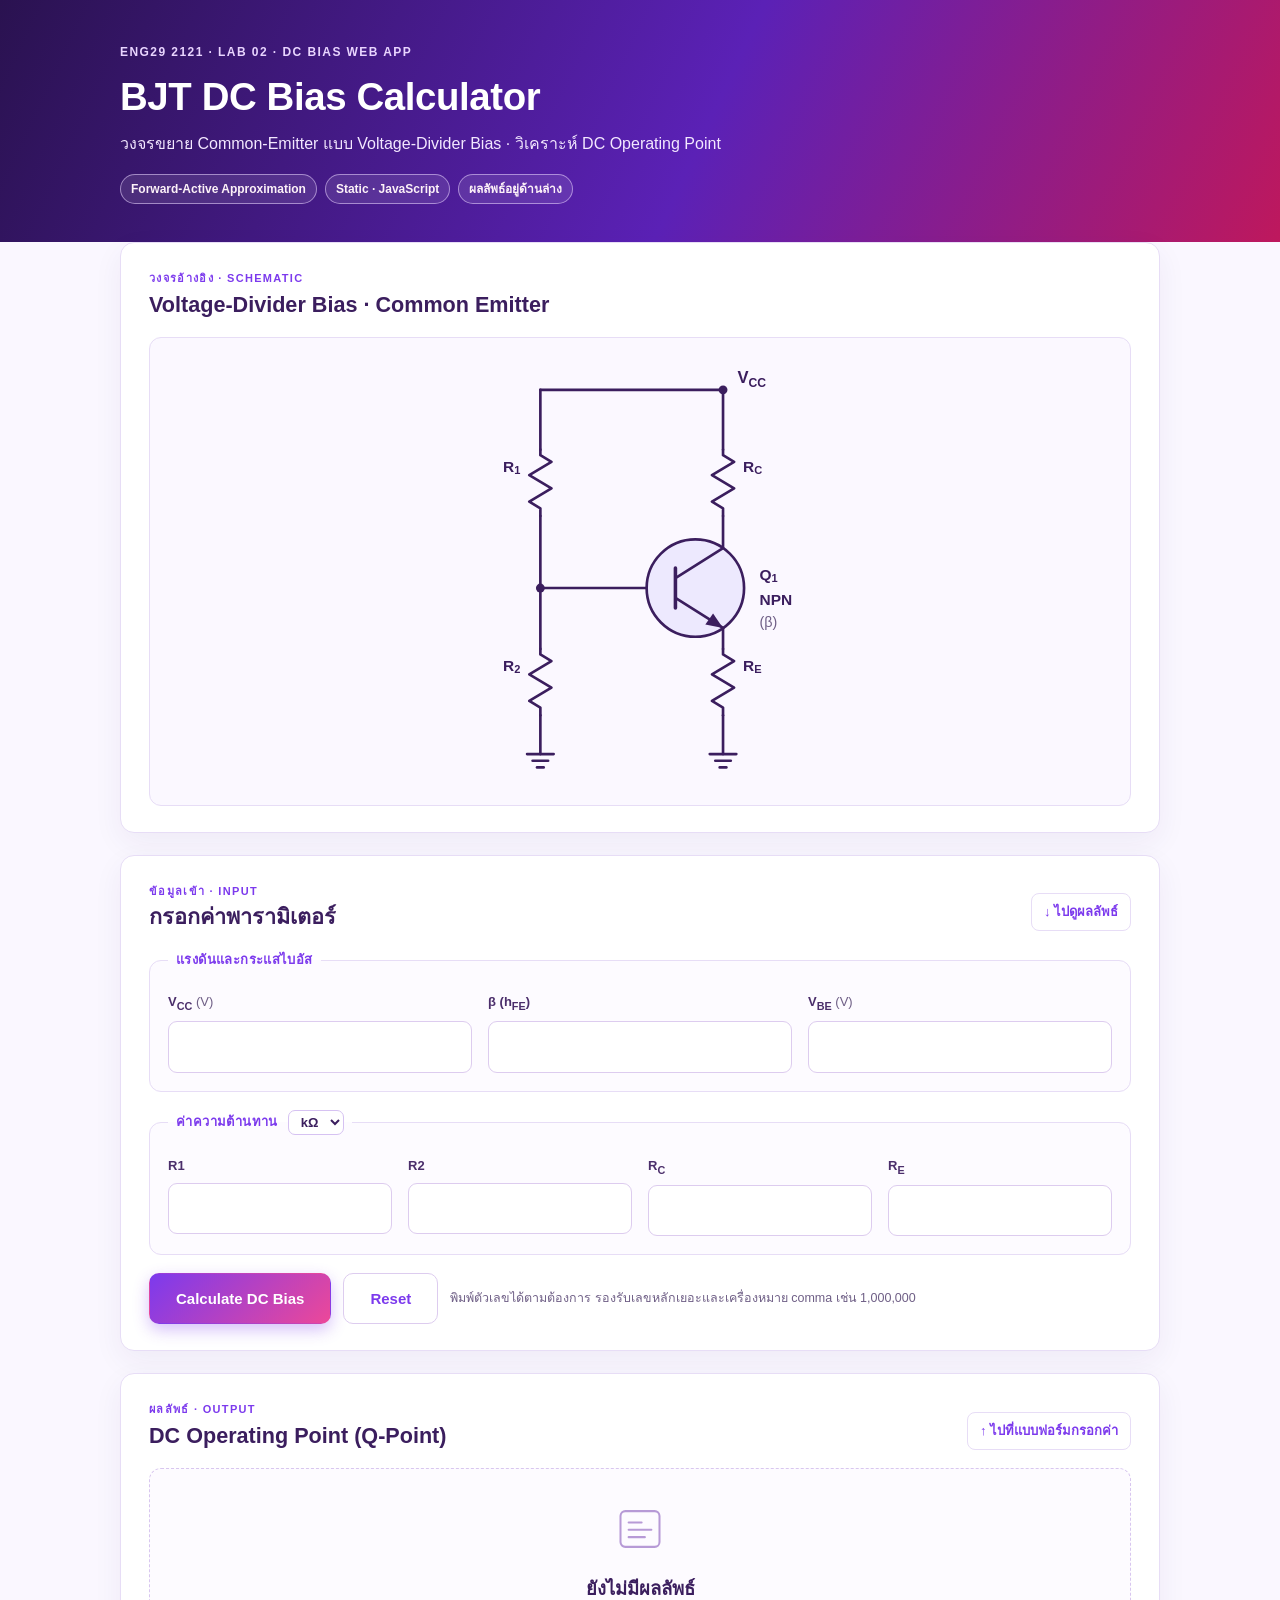
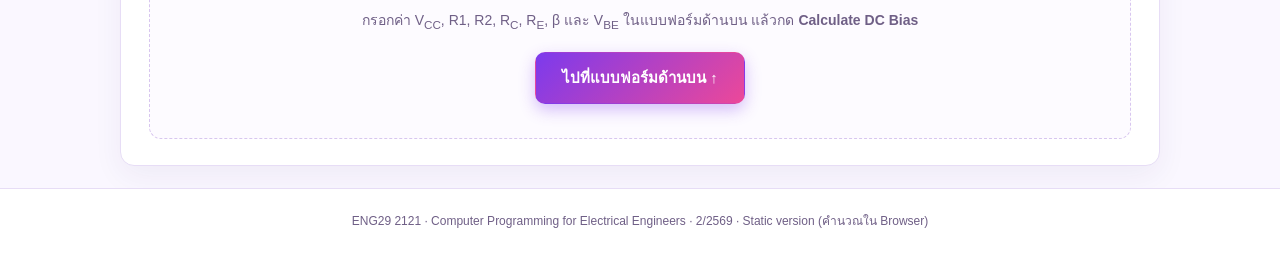
<file: index.html>
<!DOCTYPE html>
<html lang="th">
<head>
    <meta charset="UTF-8">
    <meta name="viewport" content="width=device-width, initial-scale=1.0">
    <meta name="description" content="BJT Common-Emitter Voltage-Divider DC Bias Calculator — static version, works without a server">
    <title>BJT DC Bias Calculator | ENG29 2121</title>
    <link rel="stylesheet" href="static/style.css">
</head>
<body>
    <header class="hero">
        <div class="wrap">
            <p class="eyebrow">ENG29 2121 · LAB 02 · DC BIAS WEB APP</p>
            <h1>BJT DC Bias Calculator</h1>
            <p class="subtitle">วงจรขยาย Common-Emitter แบบ Voltage-Divider Bias · วิเคราะห์ DC Operating Point</p>
            <div class="tags">
                <span>Forward-Active Approximation</span>
                <span>Static · JavaScript</span>
                <span>ผลลัพธ์อยู่ด้านล่าง</span>
            </div>
        </div>
    </header>

    <main class="wrap">
        <!-- CIRCUIT -->
        <section class="panel">
            <div class="panel-head">
                <div>
                    <p class="kicker">วงจรอ้างอิง · SCHEMATIC</p>
                    <h2>Voltage-Divider Bias · Common Emitter</h2>
                </div>
            </div>
            <div class="svg-wrap">
                <svg viewBox="0 0 560 400" role="img" aria-labelledby="c-title c-desc" xmlns="http://www.w3.org/2000/svg">
                    <title id="c-title">Voltage-divider biased NPN common-emitter circuit</title>
                    <desc id="c-desc">R1 from VCC to base, R2 from base to ground, RC from VCC to collector, RE from emitter to ground, NPN transistor drawn as a circle with base, collector and emitter labelled.</desc>

                    <g fill="none" stroke="#3b1e5e" stroke-width="2.4" stroke-linecap="round" stroke-linejoin="round">
                        <path d="M190 36 H355"/>
                        <path d="M190 36 V90"/>
                        <path d="M355 36 V90"/>
                        <path d="M190 150 V270"/>
                        <path d="M190 330 V365"/>
                        <path d="M355 150 V179"/>
                        <path d="M355 251 V270"/>
                        <path d="M355 330 V365"/>
                        <path d="M190 215 H312"/>
                    </g>

                    <g fill="none" stroke="#3b1e5e" stroke-width="2.4" stroke-linecap="round" stroke-linejoin="round">
                        <path d="M190 90 V95 L200 101 L180 113 L200 125 L180 137 L190 143 V150"/>
                        <path d="M190 270 V275 L200 281 L180 293 L200 305 L180 317 L190 323 V330"/>
                        <path d="M355 90 V95 L365 101 L345 113 L365 125 L345 137 L355 143 V150"/>
                        <path d="M355 270 V275 L365 281 L345 293 L365 305 L345 317 L355 323 V330"/>
                    </g>

                    <circle cx="330" cy="215" r="44" fill="#ede9fe" stroke="#3b1e5e" stroke-width="2.4"/>
                    <path d="M312 197 V233" fill="none" stroke="#3b1e5e" stroke-width="3.2" stroke-linecap="round"/>
                    <path d="M312 206 L355 179" fill="none" stroke="#3b1e5e" stroke-width="2.4" stroke-linecap="round"/>
                    <path d="M312 224 L355 251" fill="none" stroke="#3b1e5e" stroke-width="2.4" stroke-linecap="round"/>
                    <path d="M355 251 L339 248 L346 238 Z" fill="#3b1e5e"/>

                    <g stroke="#3b1e5e" stroke-width="2.4" stroke-linecap="round">
                        <path d="M178 365 H202"/>
                        <path d="M183 371 H197"/>
                        <path d="M187 377 H193"/>
                        <path d="M343 365 H367"/>
                        <path d="M348 371 H362"/>
                        <path d="M352 377 H358"/>
                    </g>

                    <g fill="#3b1e5e">
                        <circle cx="355" cy="36" r="4"/>
                        <circle cx="190" cy="215" r="4"/>
                    </g>

                    <g font-family="Tahoma, 'Noto Sans Thai', Arial, sans-serif" fill="#3b1e5e">
                        <text x="368" y="30" font-size="15" font-weight="700">V<tspan font-size="11" dy="3">CC</tspan></text>
                        <text id="sch-VCC" x="398" y="30" font-size="15" font-weight="700"></text>

                        <text x="172" y="110" text-anchor="end" font-size="14" font-weight="700">R<tspan font-size="10" dy="2">1</tspan></text>
                        <text id="sch-R1" x="172" y="128" text-anchor="end" font-size="13" fill="#6f5f86"></text>

                        <text x="172" y="290" text-anchor="end" font-size="14" font-weight="700">R<tspan font-size="10" dy="2">2</tspan></text>
                        <text id="sch-R2" x="172" y="308" text-anchor="end" font-size="13" fill="#6f5f86"></text>

                        <text x="373" y="110" font-size="14" font-weight="700">R<tspan font-size="10" dy="2">C</tspan></text>
                        <text id="sch-RC" x="373" y="128" font-size="13" fill="#6f5f86"></text>

                        <text x="373" y="290" font-size="14" font-weight="700">R<tspan font-size="10" dy="2">E</tspan></text>
                        <text id="sch-RE" x="373" y="308" font-size="13" fill="#6f5f86"></text>

                        <text x="388" y="208" font-size="14" font-weight="700">Q<tspan font-size="10" dy="2">1</tspan></text>
                        <text x="388" y="230" font-size="14" font-weight="700">NPN</text>
                        <text id="sch-beta" x="388" y="250" font-size="13" fill="#6f5f86">(β)</text>
                    </g>
                </svg>
            </div>
        </section>

        <!-- INPUT FORM : MIDDLE -->
        <section class="panel form-panel" id="input">
            <div class="panel-head">
                <div>
                    <p class="kicker">ข้อมูลเข้า · INPUT</p>
                    <h2>กรอกค่าพารามิเตอร์</h2>
                </div>
                <a class="jump" href="#results">↓ ไปดูผลลัพธ์</a>
            </div>

            <form id="bias-form" method="get" action="#" novalidate>
                <fieldset class="group">
                    <legend>แรงดันและกระแสไบอัส</legend>
                    <div class="form-grid">
                        <label>
                            <span>V<sub>CC</sub> <em>(V)</em></span>
                            <input name="VCC" type="text" inputmode="decimal" autocomplete="off" value="" required>
                        </label>
                        <label>
                            <span>β (h<sub>FE</sub>)</span>
                            <input name="beta" type="text" inputmode="decimal" autocomplete="off" value="" required>
                        </label>
                        <label>
                            <span>V<sub>BE</sub> <em>(V)</em></span>
                            <input name="VBE" type="text" inputmode="decimal" autocomplete="off" value="" required>
                        </label>
                    </div>
                </fieldset>

                <fieldset class="group">
                    <legend>
                        ค่าความต้านทาน
                        <select name="unit" aria-label="หน่วยของค่าความต้านทาน">
                            <option value="kohm" selected>kΩ</option>
                            <option value="ohm">Ω</option>
                        </select>
                    </legend>
                    <div class="form-grid form-grid-4">
                        <label><span>R1</span><input name="R1" type="text" inputmode="decimal" autocomplete="off" value="" required></label>
                        <label><span>R2</span><input name="R2" type="text" inputmode="decimal" autocomplete="off" value="" required></label>
                        <label><span>R<sub>C</sub></span><input name="RC" type="text" inputmode="decimal" autocomplete="off" value="" required></label>
                        <label><span>R<sub>E</sub></span><input name="RE" type="text" inputmode="decimal" autocomplete="off" value="" required></label>
                    </div>
                </fieldset>

                <div class="form-actions">
                    <button type="submit" class="btn primary">Calculate DC Bias</button>
                    <button type="reset" class="btn ghost">Reset</button>
                    <p class="hint">พิมพ์ตัวเลขได้ตามต้องการ รองรับเลขหลักเยอะและเครื่องหมาย comma เช่น 1,000,000</p>
                </div>
            </form>
        </section>
        <!-- RESULTS : BOTTOM -->
        <section class="panel results-panel" id="results">
            <div class="panel-head">
                <div>
                    <p class="kicker">ผลลัพธ์ · OUTPUT</p>
                    <h2>DC Operating Point (Q-Point)</h2>
                </div>
                <a class="jump" href="#input">↑ ไปที่แบบฟอร์มกรอกค่า</a>
            </div>

            <div id="error-box" class="alert alert-error hidden" role="alert">
                <strong>ไม่สามารถคำนวณได้ — ตรวจสอบข้อมูลที่กรอก</strong>
                <ul id="error-list"></ul>
            </div>

            <div id="empty-state" class="empty">
                <svg viewBox="0 0 64 64" aria-hidden="true">
                    <rect x="8" y="10" width="48" height="44" rx="6" fill="none" stroke="currentColor" stroke-width="2.5"/>
                    <path d="M18 24h16M18 33h28M18 42h20" stroke="currentColor" stroke-width="2.5" stroke-linecap="round"/>
                </svg>
                <h3>ยังไม่มีผลลัพธ์</h3>
                <p>กรอกค่า V<sub>CC</sub>, R1, R2, R<sub>C</sub>, R<sub>E</sub>, β และ V<sub>BE</sub> ในแบบฟอร์มด้านบน แล้วกด <strong>Calculate DC Bias</strong></p>
                <a class="btn primary" href="#input">ไปที่แบบฟอร์มด้านบน ↑</a>
            </div>

            <div id="result-box" class="hidden">
                <div id="region-banner" class="region region-active">
                    <span class="region-dot"></span>
                    <div>
                        <strong id="region-name">Forward Active</strong>
                        <p id="region-desc"></p>
                    </div>
                </div>

                <div class="metrics">
                    <div class="metric"><span class="metric-label">V<sub>B</sub></span><span class="metric-value" id="out-VB">—</span><span class="metric-unit">V</span></div>
                    <div class="metric"><span class="metric-label">V<sub>E</sub></span><span class="metric-value" id="out-VE">—</span><span class="metric-unit">V</span></div>
                    <div class="metric"><span class="metric-label">V<sub>C</sub></span><span class="metric-value" id="out-VC">—</span><span class="metric-unit">V</span></div>
                    <div class="metric metric-key"><span class="metric-label">V<sub>CE</sub></span><span class="metric-value" id="out-VCE">—</span><span class="metric-unit">V</span></div>
                    <div class="metric metric-key"><span class="metric-label">I<sub>C</sub></span><span class="metric-value" id="out-IC">—</span><span class="metric-unit">mA</span></div>
                </div>

                <div class="metrics metrics-small">
                    <div class="metric"><span class="metric-label">I<sub>B</sub></span><span class="metric-value" id="out-IB">—</span><span class="metric-unit">µA</span></div>
                    <div class="metric"><span class="metric-label">I<sub>E</sub></span><span class="metric-value" id="out-IE">—</span><span class="metric-unit">mA</span></div>
                    <div class="metric"><span class="metric-label">V<sub>TH</sub></span><span class="metric-value" id="out-VTH">—</span><span class="metric-unit">V</span></div>
                    <div class="metric"><span class="metric-label">R<sub>TH</sub></span><span class="metric-value" id="out-RTH">—</span><span class="metric-unit">Ω</span></div>
                </div>

                <div id="warning-box" class="alert alert-warn hidden">
                    <strong>คำเตือนจากแบบจำลอง</strong>
                    <ul id="warning-list"></ul>
                </div>
            </div>
        </section>

    </main>

    <footer class="site-footer">
        ENG29 2121 · Computer Programming for Electrical Engineers · 2/2569 · Static version (คำนวณใน Browser)
    </footer>

    <script src="static/app.js"></script>
</body>
</html>
</file>
<file: static/style.css>
:root {
    --navy: #3b1e5e;
    --blue: #7c3aed;
    --teal: #ec4899;
    --paper: #faf7ff;
    --ink: #2b1a44;
    --muted: #6f5f86;
    --line: #e7ddf6;
    --orange: #b45309;
    --green: #0f9d76;
    --red: #d33a5e;
}

* { box-sizing: border-box; }

.hidden { display: none !important; }

html { scroll-behavior: smooth; }

body {
    margin: 0;
    background: var(--paper);
    color: var(--ink);
    font: 16px/1.7 Tahoma, "Noto Sans Thai", "Leelawadee UI", Arial, sans-serif;
}

.wrap { max-width: 1080px; margin: 0 auto; padding: 0 20px; }

/* ---------- Hero ---------- */
.hero {
    background: linear-gradient(115deg, #2a1250, #5b21b6 55%, #be185d);
    color: #fff;
    padding: 42px 0 38px;
}
.hero h1 {
    font-size: clamp(1.7rem, 4vw, 2.4rem);
    line-height: 1.3;
    margin: 10px 0 8px;
    letter-spacing: -0.01em;
}
.eyebrow {
    margin: 0;
    font-size: 12px;
    font-weight: 700;
    letter-spacing: 0.12em;
    color: #e9d5ff;
}
.subtitle { margin: 0; color: #f3e8ff; max-width: 780px; }
.tags { display: flex; flex-wrap: wrap; gap: 8px; margin-top: 16px; }
.tags span {
    font-size: 12px;
    font-weight: 700;
    color: #fdf2f8;
    border: 1px solid rgba(233, 213, 255, 0.55);
    background: rgba(255, 255, 255, 0.1);
    padding: 4px 10px;
    border-radius: 999px;
}

/* ---------- Panels ---------- */
main { padding-top: 26px; padding-bottom: 40px; }

.panel {
    background: #fff;
    border: 1px solid var(--line);
    border-radius: 14px;
    padding: 26px 28px;
    margin-bottom: 22px;
    box-shadow: 0 10px 30px rgba(59, 30, 94, 0.06);
}

.panel-head {
    display: flex;
    align-items: flex-end;
    justify-content: space-between;
    gap: 16px;
    flex-wrap: wrap;
    margin-bottom: 18px;
}
.panel-head h2 {
    font-size: 1.35rem;
    line-height: 1.35;
    color: var(--navy);
    margin: 2px 0 0;
}
.kicker {
    margin: 0;
    font-size: 11px;
    font-weight: 800;
    letter-spacing: 0.12em;
    color: var(--blue);
}
.jump {
    font-size: 13px;
    font-weight: 700;
    color: var(--blue);
    text-decoration: none;
    border: 1px solid var(--line);
    border-radius: 8px;
    padding: 7px 12px;
    white-space: nowrap;
    transition: background 0.15s ease, border-color 0.15s ease;
}
.jump:hover { background: #f5edff; border-color: #d6c2f2; }

/* ---------- Region banner ---------- */
.region {
    display: flex;
    align-items: flex-start;
    gap: 12px;
    border-radius: 10px;
    padding: 14px 16px;
    margin-bottom: 18px;
    border: 1px solid transparent;
}
.region strong { display: block; font-size: 15px; }
.region p { margin: 2px 0 0; font-size: 13.5px; }
.region-dot {
    width: 12px;
    height: 12px;
    border-radius: 50%;
    margin-top: 5px;
    flex: 0 0 auto;
}
.region-active { background: #e7f7f0; border-color: #bfe8d7; color: #0b6b52; }
.region-active .region-dot { background: var(--green); }
.region-cutoff { background: #fff5e6; border-color: #f3d9b8; color: #8a4a1c; }
.region-cutoff .region-dot { background: var(--orange); }
.region-saturation { background: #fdebf0; border-color: #f6c6d4; color: #a01e44; }
.region-saturation .region-dot { background: var(--red); }

/* ---------- Metric cards ---------- */
.metrics {
    display: grid;
    grid-template-columns: repeat(5, minmax(0, 1fr));
    gap: 12px;
}
.metrics-small {
    grid-template-columns: repeat(4, minmax(0, 1fr));
    margin-top: 12px;
}
.metric {
    background: #fbf8ff;
    border: 1px solid var(--line);
    border-radius: 10px;
    padding: 14px 16px;
    display: flex;
    flex-direction: column;
    gap: 2px;
    min-width: 0;
}
.metric-key { background: #f7ecff; border-color: #ddc7f5; }
.metric-label {
    font-size: 12px;
    font-weight: 800;
    letter-spacing: 0.05em;
    color: var(--muted);
}
.metric-value {
    font-size: clamp(1.1rem, 2.2vw, 1.6rem);
    font-weight: 700;
    color: var(--navy);
    line-height: 1.25;
    font-variant-numeric: tabular-nums;
    overflow-wrap: anywhere;
    word-break: break-word;
}
.metric-unit { font-size: 12px; color: var(--muted); }

/* ---------- Alerts ---------- */
.alert {
    border-radius: 10px;
    padding: 13px 16px;
    margin: 0 0 16px;
    border-left: 4px solid;
    font-size: 14px;
}
.alert strong { display: block; margin-bottom: 4px; }
.alert ul { margin: 4px 0 0; padding-left: 20px; }
.alert li { margin: 2px 0; }
.alert-error { background: #fdebf0; border-color: var(--red); color: #a01e44; }
.alert-warn { background: #fff5e6; border-color: var(--orange); color: #8a4a1c; }

/* ---------- Empty state ---------- */
.empty {
    text-align: center;
    padding: 34px 20px;
    border: 1.5px dashed #d8c6ef;
    border-radius: 12px;
    background: #fdfbff;
    color: var(--muted);
}
.empty svg { width: 52px; height: 52px; color: #b79ad6; }
.empty h3 { margin: 10px 0 4px; color: var(--navy); font-size: 1.15rem; }
.empty p { margin: 0 auto 18px; max-width: 560px; font-size: 14px; }

/* ---------- Circuit ---------- */
.svg-wrap {
    background: #fbf8ff;
    border: 1px solid var(--line);
    border-radius: 12px;
    padding: 12px;
}
.svg-wrap svg { display: block; width: 100%; max-width: 620px; height: auto; margin: 0 auto; }

/* ---------- Form ---------- */
.group {
    border: 1px solid var(--line);
    border-radius: 12px;
    padding: 6px 18px 18px;
    margin: 0 0 18px;
    background: #fdfbff;
}
.group legend {
    padding: 0 8px;
    font-size: 13px;
    font-weight: 800;
    letter-spacing: 0.03em;
    color: var(--blue);
    display: flex;
    align-items: center;
    gap: 10px;
}
.group legend select {
    font: inherit;
    font-size: 13px;
    padding: 3px 8px;
    border: 1px solid #d6c2f2;
    border-radius: 7px;
    background: #fff;
    color: var(--navy);
    cursor: pointer;
}

.form-grid {
    display: grid;
    grid-template-columns: repeat(3, minmax(0, 1fr));
    gap: 16px;
    margin-top: 14px;
}
.form-grid-4 { grid-template-columns: repeat(4, minmax(0, 1fr)); }
.form-grid-3 { grid-template-columns: repeat(3, minmax(0, 1fr)); }
.form-grid-2 { grid-template-columns: repeat(2, minmax(0, 1fr)); }

/* ---------- Mode switch ---------- */
.mode-switch {
    display: flex;
    align-items: center;
    gap: 12px;
    flex-wrap: wrap;
    background: #f7ecff;
    border: 1px solid #e2d1f7;
    border-radius: 12px;
    padding: 12px 16px;
    margin-bottom: 18px;
}
.mode-switch label {
    font-size: 12px;
    font-weight: 800;
    letter-spacing: 0.08em;
    color: var(--blue);
}
.mode-switch select {
    font: inherit;
    font-size: 15px;
    font-weight: 700;
    padding: 8px 12px;
    border: 1.5px solid #ddccef;
    border-radius: 9px;
    background: #fff;
    color: var(--navy);
    cursor: pointer;
}
.mode-switch select:focus {
    outline: none;
    border-color: var(--blue);
    box-shadow: 0 0 0 3px rgba(124, 58, 237, 0.16);
}
.mode-switch .btn { padding: 9px 16px; font-size: 14px; }
.mode-switch .hint { flex: 1 1 220px; }

.form-grid label {
    display: flex;
    flex-direction: column;
    gap: 6px;
    font-size: 13px;
    font-weight: 700;
    color: #4b2e6b;
}
.form-grid label em { font-style: normal; font-weight: 500; color: var(--muted); }

.form-grid input {
    font: inherit;
    font-size: 16px;
    padding: 11px 12px;
    border: 1.5px solid #ddccef;
    border-radius: 9px;
    background: #fff;
    color: var(--ink);
    width: 100%;
    min-width: 0;
    font-variant-numeric: tabular-nums;
    transition: border-color 0.15s ease, box-shadow 0.15s ease;
}
.form-grid input:focus {
    outline: none;
    border-color: var(--blue);
    box-shadow: 0 0 0 3px rgba(124, 58, 237, 0.16);
}
.form-grid input::placeholder { color: #b6a6c9; }

.form-actions {
    display: flex;
    align-items: center;
    gap: 12px;
    flex-wrap: wrap;
}
.btn {
    font: inherit;
    font-size: 15px;
    font-weight: 700;
    padding: 12px 26px;
    border-radius: 10px;
    border: 1px solid transparent;
    cursor: pointer;
    text-decoration: none;
    display: inline-block;
    transition: transform 0.12s ease, box-shadow 0.12s ease, background 0.12s ease;
}
.btn.primary {
    background: linear-gradient(135deg, #7c3aed, #ec4899);
    color: #fff;
    box-shadow: 0 6px 16px rgba(124, 58, 237, 0.32);
}
.btn.primary:hover { transform: translateY(-1px); box-shadow: 0 9px 20px rgba(124, 58, 237, 0.38); }
.btn.primary:active { transform: translateY(0); }
.btn.ghost { background: #fff; border-color: #ddccef; color: var(--blue); }
.btn.ghost:hover { background: #f5edff; }
.hint { margin: 0; font-size: 12.5px; color: var(--muted); }

/* ---------- Footer ---------- */
.site-footer {
    text-align: center;
    padding: 22px 20px 34px;
    color: var(--muted);
    font-size: 12px;
    border-top: 1px solid var(--line);
    background: #fff;
}

/* ---------- Engineering model ---------- */
.model-lead {
    margin: 0 0 18px;
    font-size: 14.5px;
    color: #4b2e6b;
    max-width: 860px;
}
.model-lead strong { color: var(--navy); }

.model-grid {
    display: grid;
    grid-template-columns: repeat(auto-fit, minmax(240px, 1fr));
    gap: 14px;
}
.model-grid-2 { margin-top: 14px; }

.model-card {
    background: #fbf8ff;
    border: 1px solid var(--line);
    border-left: 4px solid #c4b5fd;
    border-radius: 10px;
    padding: 14px 16px;
    min-width: 0;
}
.model-card h3 {
    margin: 0 0 8px;
    font-size: 15px;
    color: var(--navy);
    display: flex;
    align-items: center;
    gap: 8px;
    flex-wrap: wrap;
}
.model-card p { margin: 6px 0 0; font-size: 13.5px; color: var(--muted); }
.model-card .formula {
    font-family: "Cambria Math", Cambria, Georgia, serif;
    font-size: 14px;
    color: var(--navy);
    background: #fff;
    border: 1px solid var(--line);
    border-radius: 7px;
    padding: 7px 10px;
    overflow-wrap: anywhere;
}
.model-card-active {
    border-left-color: var(--teal);
    background: #fff7fb;
    box-shadow: 0 6px 18px rgba(236, 72, 153, 0.10);
}
.badge {
    font-family: Tahoma, "Noto Sans Thai", sans-serif;
    font-size: 11px;
    font-weight: 800;
    color: #fff;
    background: linear-gradient(135deg, #7c3aed, #ec4899);
    border-radius: 999px;
    padding: 2px 9px;
    white-space: nowrap;
}
.model-list {
    margin: 6px 0 0;
    padding-left: 18px;
    font-size: 13.5px;
    color: var(--ink);
}
.model-list li { margin: 3px 0; }
.model-panel .hint { margin-top: 16px; display: block; }

/* ---------- Validation table ---------- */
.visually-hidden {
    position: absolute;
    width: 1px;
    height: 1px;
    padding: 0;
    margin: -1px;
    overflow: hidden;
    clip: rect(0 0 0 0);
    white-space: nowrap;
    border: 0;
}

.validation-date {
    font-size: 12px;
    font-weight: 700;
    color: var(--muted);
    border: 1px solid var(--line);
    border-radius: 999px;
    padding: 4px 12px;
    white-space: nowrap;
}

.table-wrap {
    overflow-x: auto;
    border: 1px solid var(--line);
    border-radius: 12px;
    background: #fff;
}

.validation-table {
    width: 100%;
    min-width: 940px;
    border-collapse: collapse;
    font-size: 13.5px;
}
.validation-table th,
.validation-table td {
    padding: 11px 12px;
    border-bottom: 1px solid var(--line);
    text-align: left;
    vertical-align: top;
}
.validation-table thead th {
    background: #f7ecff;
    color: var(--navy);
    font-size: 11px;
    font-weight: 800;
    letter-spacing: 0.06em;
    text-transform: uppercase;
    white-space: nowrap;
}
.validation-table tbody tr.case-row:hover { background: #fdfbff; }
.validation-table tbody tr:last-child td { border-bottom: 0; }

.case-cell { min-width: 132px; }
.case-id {
    display: block;
    font-size: 15px;
    font-weight: 800;
    color: var(--blue);
}
.case-title { display: block; font-weight: 700; color: var(--navy); }

.mode-tag {
    display: inline-block;
    margin-bottom: 4px;
    padding: 1px 8px;
    font-size: 11px;
    font-weight: 800;
    color: var(--blue);
    background: #f7ecff;
    border: 1px solid #e2d1f7;
    border-radius: 999px;
    white-space: nowrap;
}
.case-inputs { display: block; color: var(--muted); font-size: 12.5px; }

.validation-table .num {
    font-variant-numeric: tabular-nums;
}

.validation-note td {
    padding-top: 0;
    border-bottom: 1px solid var(--line);
    background: #fdfbff;
    color: var(--muted);
    font-size: 12.5px;
}

.status {
    display: inline-block;
    padding: 3px 10px;
    font-size: 11px;
    font-weight: 800;
    letter-spacing: 0.04em;
    border-radius: 999px;
    white-space: nowrap;
}
.status-pass {
    color: #0b6b52;
    background: #e7f7f0;
    border: 1px solid #bfe8d7;
}

.validation-panel .hint { margin-top: 14px; display: block; }
.validation-panel code {
    background: #f7ecff;
    border-radius: 5px;
    padding: 1px 5px;
    font-size: 12.5px;
    color: var(--navy);
}

/* ---------- Analysis selector + ngspice comparison ---------- */
.analysis-switch {
    display: flex;
    flex-wrap: wrap;
    align-items: center;
    gap: 10px 14px;
    padding: 14px 16px;
    margin-bottom: 16px;
    background: #f7ecff;
    border: 1px solid #e2d1f7;
    border-radius: 12px;
}
.analysis-switch label { font-weight: 700; color: var(--navy); }
.analysis-switch select {
    padding: 8px 10px;
    border: 1px solid var(--line);
    border-radius: 8px;
    background: #fff;
    font: inherit;
    color: var(--navy);
}
.check-label {
    display: inline-flex;
    align-items: center;
    gap: 6px;
    cursor: pointer;
}
.check-label input { width: 16px; height: 16px; accent-color: var(--blue); }
.analysis-switch .hint { flex-basis: 100%; margin: 0; }

.ce-group { border-color: #e2d1f7; background: #fdfbff; }

.spice-panel .comparison-table { min-width: 640px; }
.spice-panel code {
    background: #f7ecff;
    border-radius: 5px;
    padding: 1px 5px;
    color: var(--navy);
}
.spice-panel .empty { color: var(--muted); font-size: 14px; }

.chart-wrap {
    margin-top: 18px;
    padding: 14px;
    border: 1px solid var(--line);
    border-radius: 12px;
    background: #fff;
}
.chart { display: block; width: 100%; height: auto; }
.chart-caption { margin: 8px 0 0; color: var(--muted); font-size: 12.5px; }

.netlist { margin-top: 16px; font-size: 13px; }
.netlist summary { cursor: pointer; font-weight: 700; color: var(--blue); }
.netlist pre {
    overflow-x: auto;
    padding: 12px;
    background: #f7f5fb;
    border-radius: 8px;
    font-size: 12px;
    line-height: 1.5;
}

/* ---------- Responsive ---------- */
@media (max-width: 860px) {
    .metrics { grid-template-columns: repeat(3, minmax(0, 1fr)); }
    .metrics-small { grid-template-columns: repeat(2, minmax(0, 1fr)); }
    .form-grid-4 { grid-template-columns: repeat(2, minmax(0, 1fr)); }
}
@media (max-width: 620px) {
    .hero { padding: 30px 0 26px; }
    .panel { padding: 20px 16px; }
    .metrics { grid-template-columns: repeat(2, minmax(0, 1fr)); }
    .form-grid { grid-template-columns: 1fr 1fr; }
    .form-grid-4 { grid-template-columns: 1fr 1fr; }
    .form-grid-3, .form-grid-2 { grid-template-columns: 1fr 1fr; }
    .btn { width: 100%; text-align: center; }
    .jump { display: none; }
}

@media print {
    .hero, .jump, .form-panel, .site-footer { display: none; }
    body { background: #fff; }
    .panel { box-shadow: none; break-inside: avoid; }
    .table-wrap { overflow: visible; }
    .validation-table { min-width: 0; font-size: 10.5px; }
}
</file>
